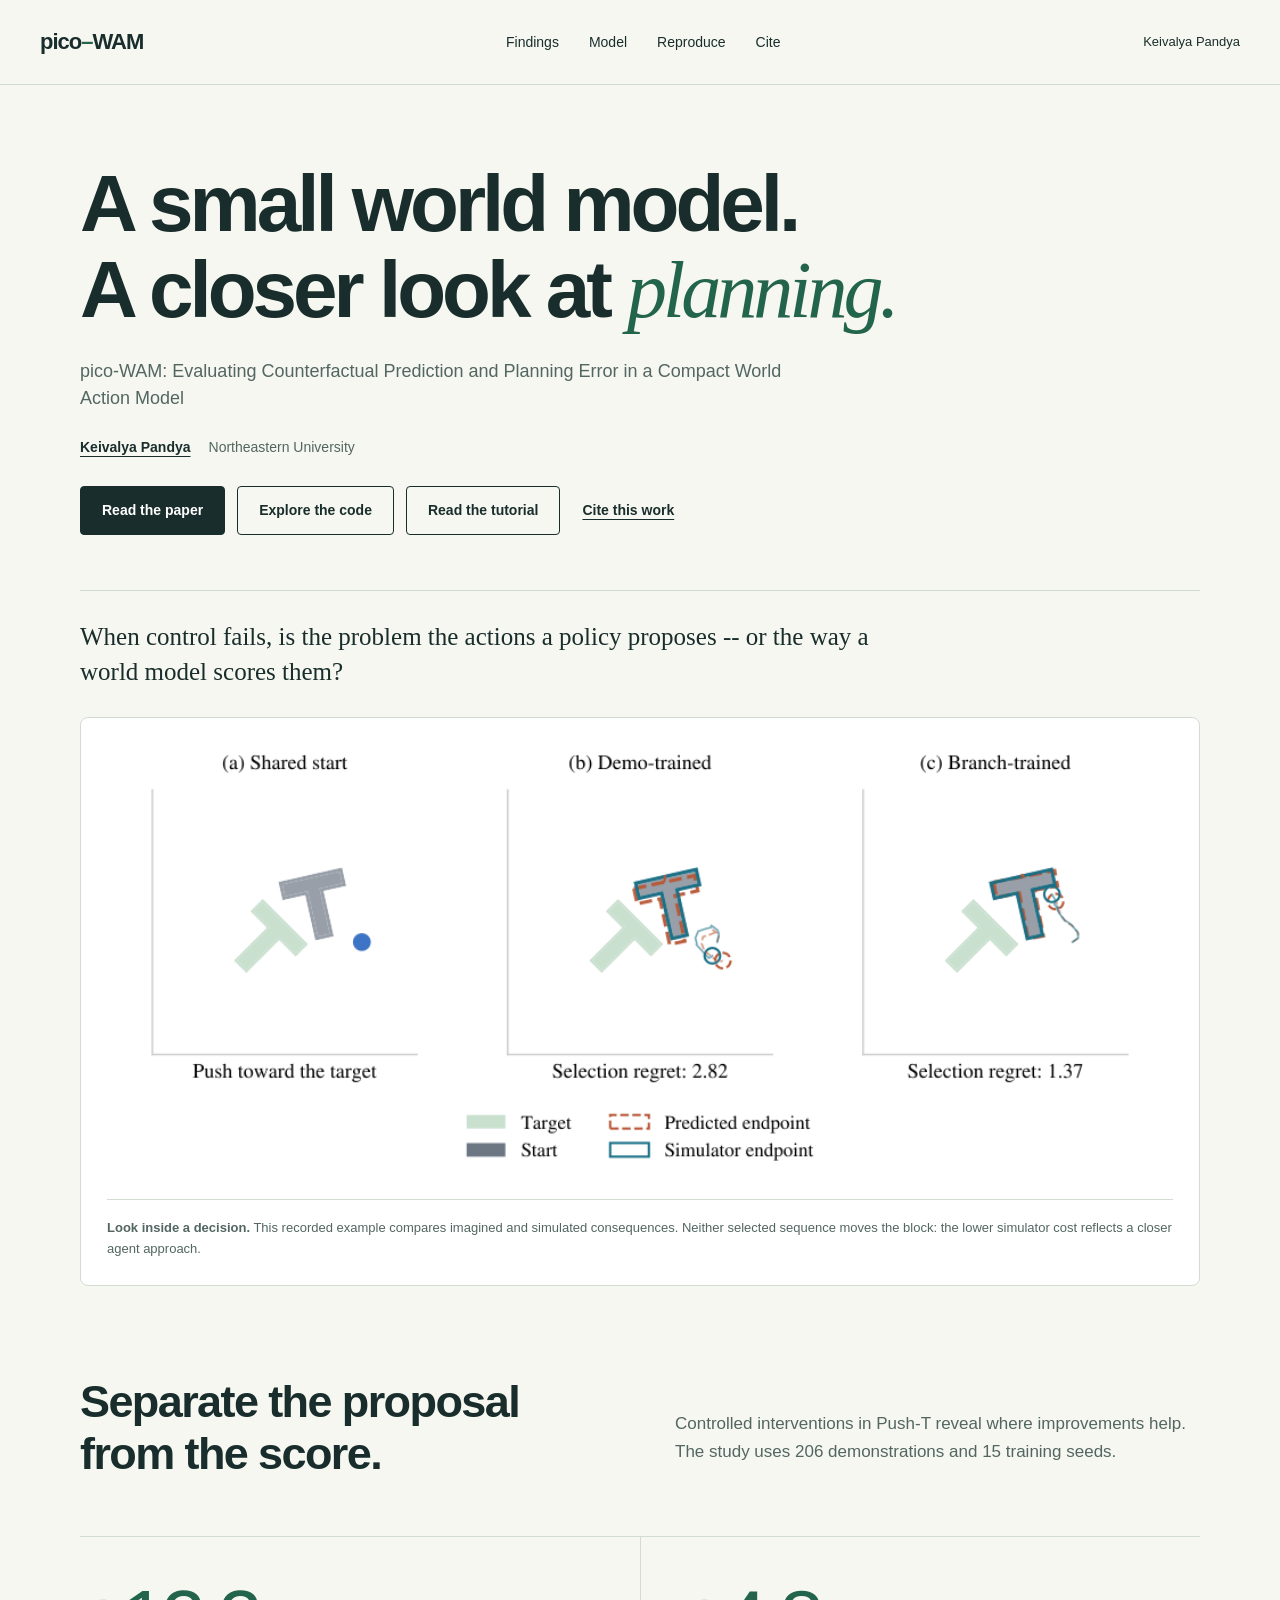
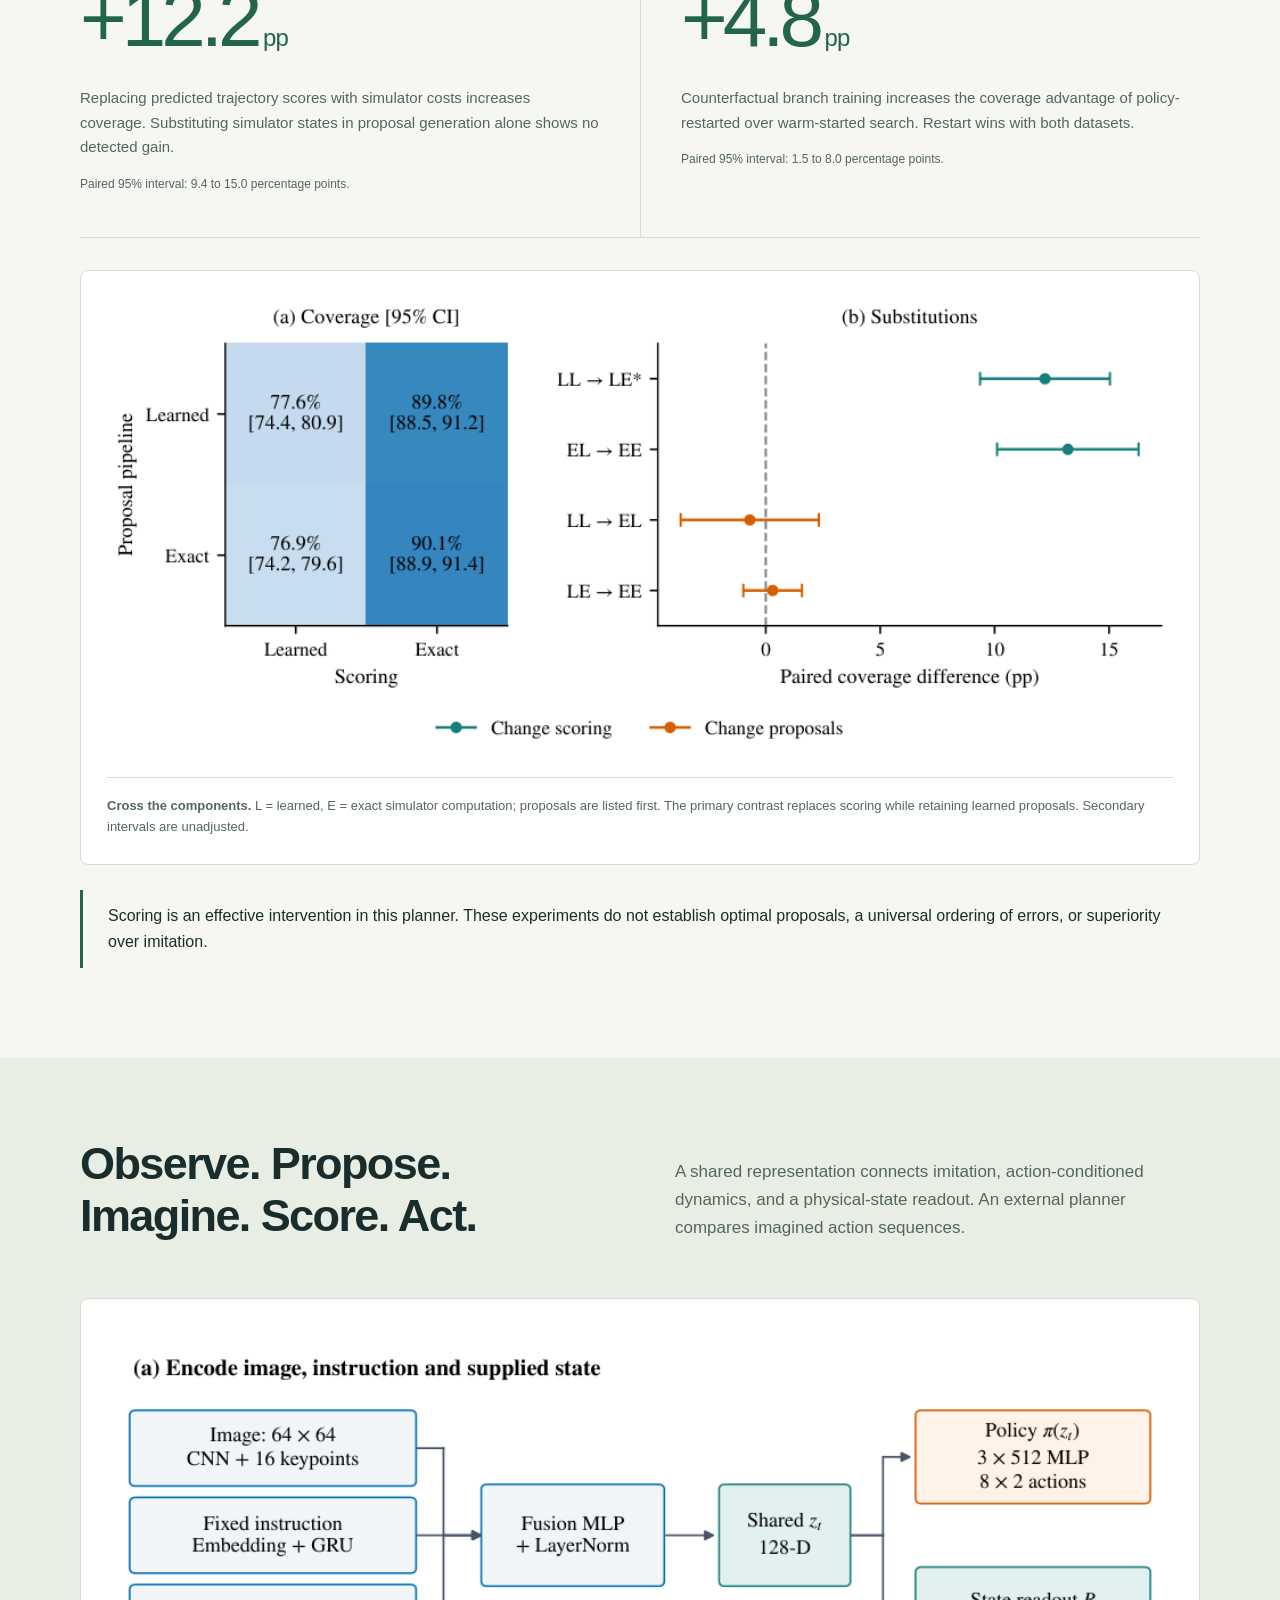
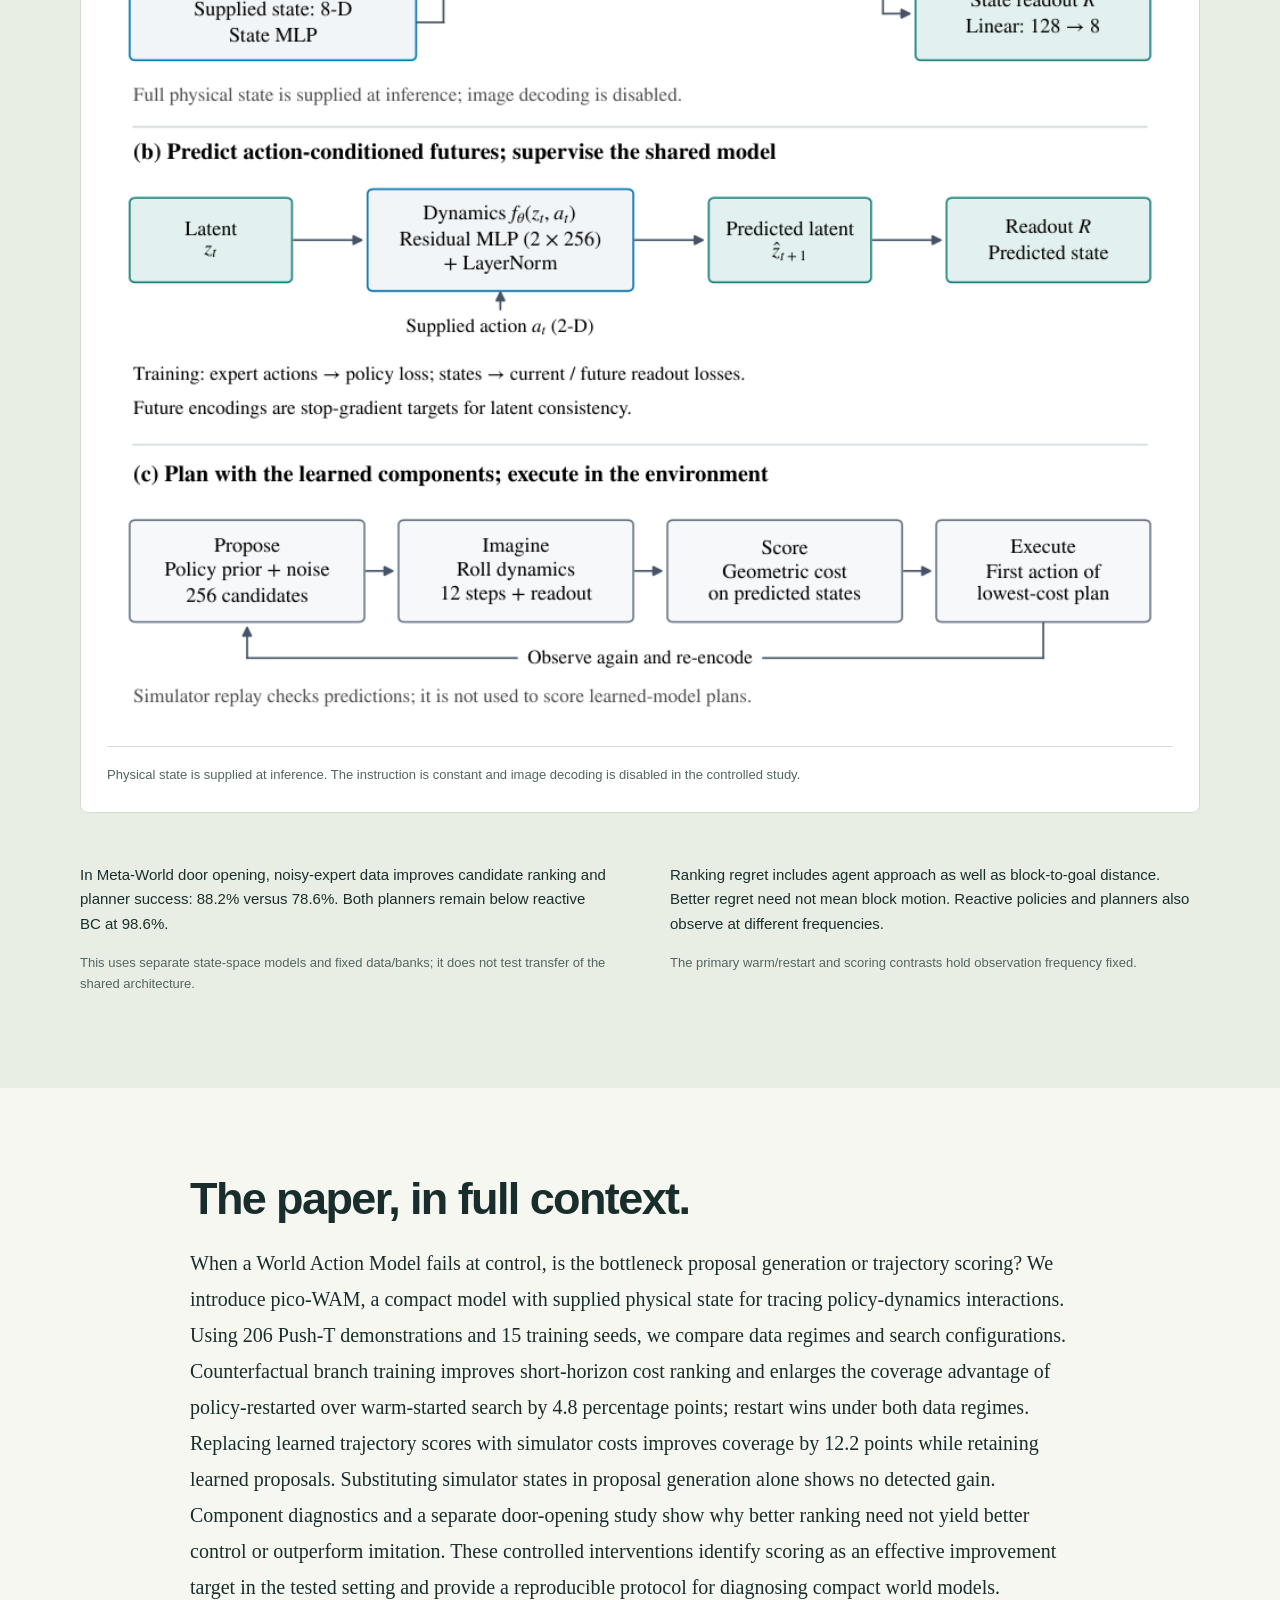
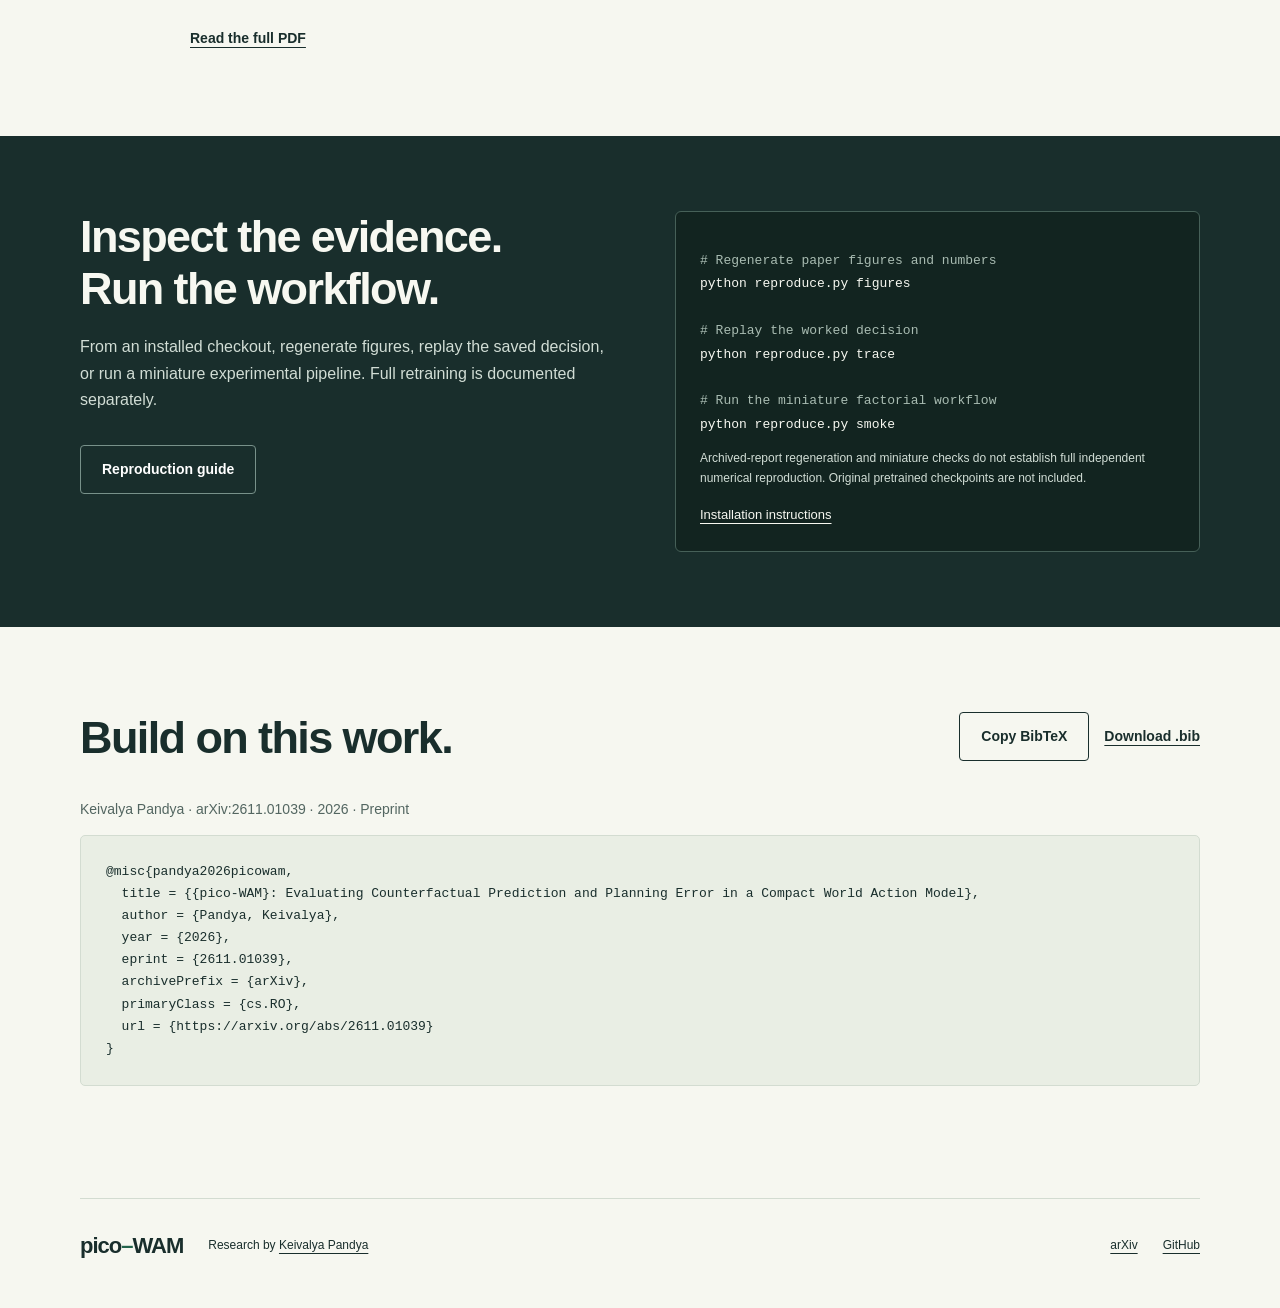
<file: pico-wam/index.html>
<!doctype html>
<html lang="en">
<head>
<meta charset="utf-8">
<meta name="viewport" content="width=device-width, initial-scale=1">
<title>pico-WAM -- Counterfactual Prediction and Planning Error | Keivalya Pandya</title>
<meta name="description" content="pico-WAM is a compact World Action Model for tracing policy–dynamics interactions. Explore controlled Push-T experiments, simulator-scoring interventions, and reproducible code by Keivalya Pandya.">
<meta name="author" content="Keivalya Pandya">
<link rel="canonical" href="https://www.keivalya.com/pico-wam/">
<link rel="icon" href="/assets/favicon.ico">
<meta name="citation_title" content="pico-WAM: Evaluating Counterfactual Prediction and Planning Error in a Compact World Action Model">
<meta name="citation_author" content="Pandya, Keivalya">
<meta name="citation_author_institution" content="Northeastern University">
<meta name="citation_publication_date" content="2026/10/31">
<meta name="citation_arxiv_id" content="2611.01039">
<meta name="citation_pdf_url" content="https://arxiv.org/pdf/2611.01039">
<meta property="og:type" content="article">
<meta property="og:title" content="pico-WAM: When prediction meets planning">
<meta property="og:description" content="A compact World Action Model for inspecting proposals, imagined outcomes, and executed actions. Paper, findings, code, and citation.">
<meta property="og:url" content="https://www.keivalya.com/pico-wam/">
<meta property="og:image" content="https://www.keivalya.com/pico-wam/assets/task-example.png">
<meta property="og:image:alt" content="The paper's worked Push-T example comparing predicted and simulated candidate outcomes.">
<meta name="twitter:card" content="summary_large_image">
<meta name="twitter:creator" content="@keivalyap">
<link rel="stylesheet" href="style.css">
<script type="application/ld+json">
{"@context":"https://schema.org","@type":"ScholarlyArticle","name":"pico-WAM: Evaluating Counterfactual Prediction and Planning Error in a Compact World Action Model","headline":"pico-WAM: Evaluating Counterfactual Prediction and Planning Error in a Compact World Action Model","author":{"@type":"Person","name":"Keivalya Pandya","url":"https://www.keivalya.com/","affiliation":{"@type":"CollegeOrUniversity","name":"Northeastern University"}},"url":"https://www.keivalya.com/pico-wam/","sameAs":"https://arxiv.org/abs/2611.01039","identifier":"arXiv:2611.01039","datePublished":"2026-10-31","creativeWorkStatus":"Preprint","keywords":["world action models","robot learning","counterfactual prediction","trajectory scoring","model-based planning","Push-T"],"encoding":{"@type":"MediaObject","contentUrl":"https://arxiv.org/pdf/2611.01039","encodingFormat":"application/pdf"},"isRelatedTo":{"@type":"SoftwareSourceCode","name":"pico-WAM","codeRepository":"https://github.com/keivalya/pico-wam","programmingLanguage":"Python"}}
</script>
</head>
<body>
<a class="skip" href="#main">Skip to content</a>
<header class="topbar"><a class="wordmark" href="#">pico<span>–</span>WAM</a><nav aria-label="Main navigation"><a href="#findings">Findings</a><a href="#model">Model</a><a href="#reproduce">Reproduce</a><a href="#cite">Cite</a></nav><a class="author-home" href="/">Keivalya Pandya</a></header>
<main id="main">
<section class="hero wrap">

<h1>A small world model.<br>A closer look at <em>planning.</em></h1>
<p class="paper-title">pico-WAM: Evaluating Counterfactual Prediction and Planning Error in a Compact World Action Model</p>
<p class="byline"><a href="/">Keivalya Pandya</a><span>Northeastern University</span></p>
<div class="actions"><a class="button primary" href="https://arxiv.org/abs/2611.01039">Read the paper</a><a class="button" href="https://github.com/keivalya/pico-wam">Explore the code</a><a class="button" href="https://medium.com/@keivalyap/building-a-world-action-model-wam-from-scratch-i-0ad41c323776" aria-label="Read Building a World-Action-Model (WAM) from Scratch -- I on Medium">Read the tutorial</a><a class="text-link" href="#cite">Cite this work</a></div>
<div class="hero-question"><p>When control fails, is the problem the actions a policy proposes -- or the way a world model scores them?</p></div>
<figure class="hero-figure"><a href="assets/task-example.png" aria-label="Open task example figure at full resolution"><img width="936" height="382" src="assets/task-example.png" alt="Worked Push-T decision: two dynamics models choose 12-step plans from 256 shared candidates; predicted and simulated physical states are compared." fetchpriority="high"></a><figcaption><b>Look inside a decision.</b> This recorded example compares imagined and simulated consequences. Neither selected sequence moves the block: the lower simulator cost reflects a closer agent approach.</figcaption></figure>
</section>
<section class="findings wrap" id="findings"><div class="section-heading"><h2>Separate the proposal<br>from the score.</h2><p>Controlled interventions in Push-T reveal where improvements help. The study uses 206 demonstrations and 15 training seeds.</p></div>
<div class="result-grid"><article class="result"><p class="stat">+12.2<span> pp</span></p><p>Replacing predicted trajectory scores with simulator costs increases coverage. Substituting simulator states in proposal generation alone shows no detected gain.</p><p class="interval">Paired 95% interval: 9.4 to 15.0 percentage points.</p></article><article class="result"><p class="stat">+4.8<span> pp</span></p><p>Counterfactual branch training increases the coverage advantage of policy-restarted over warm-started search. Restart wins with both datasets.</p><p class="interval">Paired 95% interval: 1.5 to 8.0 percentage points.</p></article></div>
<figure class="wide-figure"><a href="assets/factorial.png" aria-label="Open factorial figure at full resolution"><img width="936" height="404" src="assets/factorial.png" loading="lazy" alt="Crossed proposal and scoring experiment: learned and exact computations compared across 15 frozen checkpoints, with paired coverage differences."></a><figcaption><b>Cross the components.</b> L = learned, E = exact simulator computation; proposals are listed first. The primary contrast replaces scoring while retaining learned proposals. Secondary intervals are unadjusted.</figcaption></figure>
<aside class="takeaway"><p>Scoring is an effective intervention in this planner. These experiments do not establish optimal proposals, a universal ordering of errors, or superiority over imitation.</p></aside>
</section>
<section class="model-section" id="model"><div class="wrap"><div class="section-heading"><h2>Observe. Propose.<br>Imagine. Score. Act.</h2><p>A shared representation connects imitation, action-conditioned dynamics, and a physical-state readout. An external planner compares imagined action sequences.</p></div>
<figure class="wide-figure"><a href="assets/architecture.png" aria-label="Open architecture figure at full resolution"><img width="936" height="879" src="assets/architecture.png" loading="lazy" alt="pico-WAM architecture: image and supplied state encoders feed a shared latent, policy, residual dynamics, and state readout, with an external planning loop."></a><figcaption>Physical state is supplied at inference. The instruction is constant and image decoding is disabled in the controlled study.</figcaption></figure>
<div class="scope-grid"><article><p>In Meta-World door opening, noisy-expert data improves candidate ranking and planner success: 88.2% versus 78.6%. Both planners remain below reactive BC at 98.6%.</p><p class="muted">This uses separate state-space models and fixed data/banks; it does not test transfer of the shared architecture.</p></article><article><p>Ranking regret includes agent approach as well as block-to-goal distance. Better regret need not mean block motion. Reactive policies and planners also observe at different frequencies.</p><p class="muted">The primary warm/restart and scoring contrasts hold observation frequency fixed.</p></article></div>
</div></section>
<section class="wrap abstract-section" id="abstract"><h2>The paper, in full context.</h2><p class="abstract">When a World Action Model fails at control, is the bottleneck proposal generation or trajectory scoring? We introduce pico-WAM, a compact model with supplied physical state for tracing policy-dynamics interactions. Using 206 Push-T demonstrations and 15 training seeds, we compare data regimes and search configurations. Counterfactual branch training improves short-horizon cost ranking and enlarges the coverage advantage of policy-restarted over warm-started search by 4.8 percentage points; restart wins under both data regimes. Replacing learned trajectory scores with simulator costs improves coverage by 12.2 points while retaining learned proposals. Substituting simulator states in proposal generation alone shows no detected gain. Component diagnostics and a separate door-opening study show why better ranking need not yield better control or outperform imitation. These controlled interventions identify scoring as an effective improvement target in the tested setting and provide a reproducible protocol for diagnosing compact world models.</p><a class="text-link" href="https://arxiv.org/pdf/2611.01039">Read the full PDF</a></section>
<section class="reproduce-section" id="reproduce"><div class="wrap reproduce-grid"><div><h2>Inspect the evidence.<br>Run the workflow.</h2><p>From an installed checkout, regenerate figures, replay the saved decision, or run a miniature experimental pipeline. Full retraining is documented separately.</p><a class="button" href="https://github.com/keivalya/pico-wam/blob/main/docs/REPRODUCING.md">Reproduction guide</a></div><div class="terminal"><pre><code><span># Regenerate paper figures and numbers</span>
python reproduce.py figures

<span># Replay the worked decision</span>
python reproduce.py trace

<span># Run the miniature factorial workflow</span>
python reproduce.py smoke</code></pre><p>Archived-report regeneration and miniature checks do not establish full independent numerical reproduction. Original pretrained checkpoints are not included.</p><a href="https://github.com/keivalya/pico-wam#installation">Installation instructions</a></div></div></section>
<section class="wrap citation-section" id="cite"><div class="citation-heading"><h2>Build on this work.</h2><div><button id="copy-citation" class="button" type="button" hidden>Copy BibTeX</button> <a class="text-link" href="citation.bib" download>Download .bib</a></div></div><p>Keivalya Pandya · arXiv:2611.01039 · 2026 · Preprint</p><pre class="citation"><code id="bibtex">@misc{pandya2026picowam,
  title = {{pico-WAM}: Evaluating Counterfactual Prediction and Planning Error in a Compact World Action Model},
  author = {Pandya, Keivalya},
  year = {2026},
  eprint = {2611.01039},
  archivePrefix = {arXiv},
  primaryClass = {cs.RO},
  url = {https://arxiv.org/abs/2611.01039}
}</code></pre><p id="copy-status" role="status" aria-live="polite"></p></section>
</main><footer class="wrap"><a class="wordmark" href="#">pico<span>–</span>WAM</a><p>Research by <a href="/">Keivalya Pandya</a></p><a href="https://arxiv.org/abs/2611.01039">arXiv</a><a href="https://github.com/keivalya/pico-wam">GitHub</a></footer>
<script src="script.js" defer></script>
</body></html>
</file>
<file: pico-wam/style.css>
:root{--ink:#192e2c;--muted:#536661;--paper:#f6f7f0;--accent:#23644c;--line:#d3dcd1;--serif:Georgia,'Times New Roman',serif}*{box-sizing:border-box}html{scroll-behavior:smooth;scroll-padding-top:30px}body{margin:0;background:var(--paper);color:var(--ink);font-family:Arial,Helvetica,sans-serif;line-height:1.65}a{color:inherit;text-underline-offset:4px}a:hover{color:var(--accent)}button{font:inherit;cursor:pointer}a:focus-visible,button:focus-visible{outline:3px solid #aa5e16;outline-offset:5px}.wrap{width:min(1120px,calc(100% - 64px));margin:auto}.topbar{max-width:1400px;margin:auto;padding:24px 40px;display:flex;justify-content:space-between;align-items:center;border-bottom:1px solid var(--line);gap:25px}.wordmark{font-size:22px;font-weight:800;text-decoration:none;letter-spacing:-1px}.wordmark span{color:var(--accent)}nav{display:flex;gap:30px;font-size:14px}nav a,.author-home{text-decoration:none}.author-home{font-size:13px}.hero{padding-top:76px}.eyebrow{font-size:11px;letter-spacing:2px;font-weight:700;color:var(--accent);margin:0 0 22px}.dot{display:inline-block;width:7px;height:7px;background:var(--accent);border-radius:50%;margin-right:7px}h1{font-size:clamp(44px,6.3vw,80px);letter-spacing:-4px;line-height:1.07;margin:0 0 25px;font-weight:600}h1 em{font-family:var(--serif);font-weight:400;color:var(--accent)}.paper-title{font-size:18px;max-width:740px;color:var(--muted);line-height:1.5}.byline{font-size:14px;margin:24px 0}.byline a{font-weight:bold}.byline span{margin-left:18px;color:var(--muted)}.actions{display:flex;gap:12px;align-items:center;flex-wrap:wrap;margin:26px 0 55px}.button{display:inline-flex;align-items:center;justify-content:center;gap:25px;background:transparent;border:1px solid var(--ink);padding:12px 21px;border-radius:4px;text-decoration:none;font-size:14px;font-weight:600;color:var(--ink)}.button:hover{background:#e5ebdf;color:var(--ink)}.primary{background:var(--ink);color:#fff}.primary:hover{background:var(--accent);color:#fff}.text-link{font-size:14px;font-weight:600}.actions .text-link{margin-left:10px}.hero-question{border-top:1px solid var(--line);padding:28px 0;display:grid;grid-template-columns:1fr;gap:24px;align-items:start}.section-number{font-size:10px;letter-spacing:2px;padding-top:9px;color:var(--muted);font-weight:700}.hero-question p{font-family:var(--serif);font-size:25px;line-height:1.4;margin:0;max-width:790px}figure{margin:0}figure img{display:block;width:100%;height:auto}.hero-figure,.wide-figure{background:#fff;border:1px solid var(--line);border-radius:8px;padding:26px}.hero-figure img{height:auto}.hero-figure figcaption,.wide-figure figcaption{border-top:1px solid var(--line);padding-top:18px;margin-top:20px;font-size:13px;color:var(--muted);line-height:1.6}.findings{padding:90px 0}.section-heading{display:grid;grid-template-columns:1fr 1fr;column-gap:70px;margin-bottom:36px}.section-heading .eyebrow{grid-column:1/-1}.section-heading>p:last-child{margin:0;color:var(--muted);font-size:17px;align-self:center}h2{font-size:clamp(30px,4vw,45px);letter-spacing:-1.6px;line-height:1.15;margin:0 0 20px;font-weight:600}h3{font-size:21px;line-height:1.35;letter-spacing:-.4px;margin:12px 0}.result-grid{display:grid;grid-template-columns:1fr 1fr;border-top:1px solid var(--line);border-bottom:1px solid var(--line);margin:32px 0}.result{padding:30px 40px 30px 0}.result+.result{padding-left:40px;border-left:1px solid var(--line);padding-right:0}.result-label{font-size:11px;letter-spacing:1.6px;font-weight:700;color:var(--accent)}.stat{font-size:80px;letter-spacing:-5px;font-weight:500;margin:0;line-height:1.3;color:var(--accent)}.stat span{font-size:24px;letter-spacing:-1px}.result>p:not(.stat):not(.result-label){color:var(--muted);font-size:15px}.result .interval{font-size:12px!important}.takeaway{margin-top:25px;border-left:3px solid var(--accent);padding:5px 25px}.takeaway span{font-size:10px;letter-spacing:1.5px;font-weight:bold;color:var(--accent)}.takeaway p{margin:8px 0;font-size:16px}.model-section{background:#e9eee4;padding:80px 0}.scope-grid{display:grid;grid-template-columns:1fr 1fr;gap:60px;margin-top:35px}.scope-grid p{font-size:15px}.muted{color:var(--muted);font-size:13px!important}.abstract-section{padding:85px 0;max-width:900px}.abstract{font-family:var(--serif);font-size:20px;line-height:1.8}.reproduce-section{background:var(--ink);color:#f7f8f1;padding:75px 0}.reproduce-section .eyebrow{color:#b9d6b6}.reproduce-grid{display:grid;grid-template-columns:1fr 1fr;gap:70px}.reproduce-grid>div>p:not(.eyebrow){color:#d1ddd5}.reproduce-section .button{color:#fff;border-color:#78918a;margin-top:15px}.reproduce-section .button:hover{background:#314d46}.terminal{background:#122420;border:1px solid #466058;border-radius:6px;padding:24px}.terminal-label{font-size:10px;color:#b9d6b6;letter-spacing:1.4px}.terminal pre{font-size:13px;line-height:1.8;overflow-x:auto}.terminal code span{color:#a9bcb2}.terminal p{font-size:12px;color:#bacbc1}.terminal a{font-size:13px}.citation-section{padding:85px 0 60px}.citation-heading{display:flex;justify-content:space-between;gap:20px;align-items:start}.citation-heading>div{display:flex;align-items:center;gap:15px}.citation{padding:25px;background:#e9eee4;border:1px solid var(--line);border-radius:5px;font-size:13px;white-space:pre-wrap;overflow-wrap:anywhere;line-height:1.7}.citation-section>p{font-size:14px;color:var(--muted)}#copy-status{min-height:24px}footer{display:flex;gap:25px;border-top:1px solid var(--line);padding:25px 0 40px;align-items:center;font-size:12px}footer p{margin-right:auto}.skip{position:absolute;left:15px;top:-100px;background:#fff;padding:10px;z-index:5}.skip:focus{top:10px}[hidden]{display:none!important}@media(max-width:760px){.wrap{width:calc(100% - 36px)}.topbar{padding:18px;flex-wrap:wrap;gap:10px}.author-home{display:none}nav{gap:16px;font-size:12px}.hero{padding-top:45px}h1{letter-spacing:-2px}.byline span{display:block;margin-left:0}.hero-question{grid-template-columns:1fr;gap:10px}.hero-question p{font-size:22px}.section-heading,.result-grid,.scope-grid,.reproduce-grid{grid-template-columns:1fr;gap:18px}.result{padding:25px 0}.result+.result{border-left:0;border-top:1px solid var(--line);padding:25px 0}.hero-figure,.wide-figure{padding:10px}.findings{padding:55px 0}.model-section,.reproduce-section{padding:55px 0}.abstract-section,.citation-section{padding-top:55px;padding-bottom:40px}.abstract{font-size:18px}.citation-heading{flex-direction:column}.citation-heading>div{flex-wrap:wrap}footer{flex-wrap:wrap;gap:15px}footer p{flex-basis:65%;margin:0}.stat{font-size:68px}}@media(prefers-reduced-motion:reduce){html{scroll-behavior:auto}}
</file>
